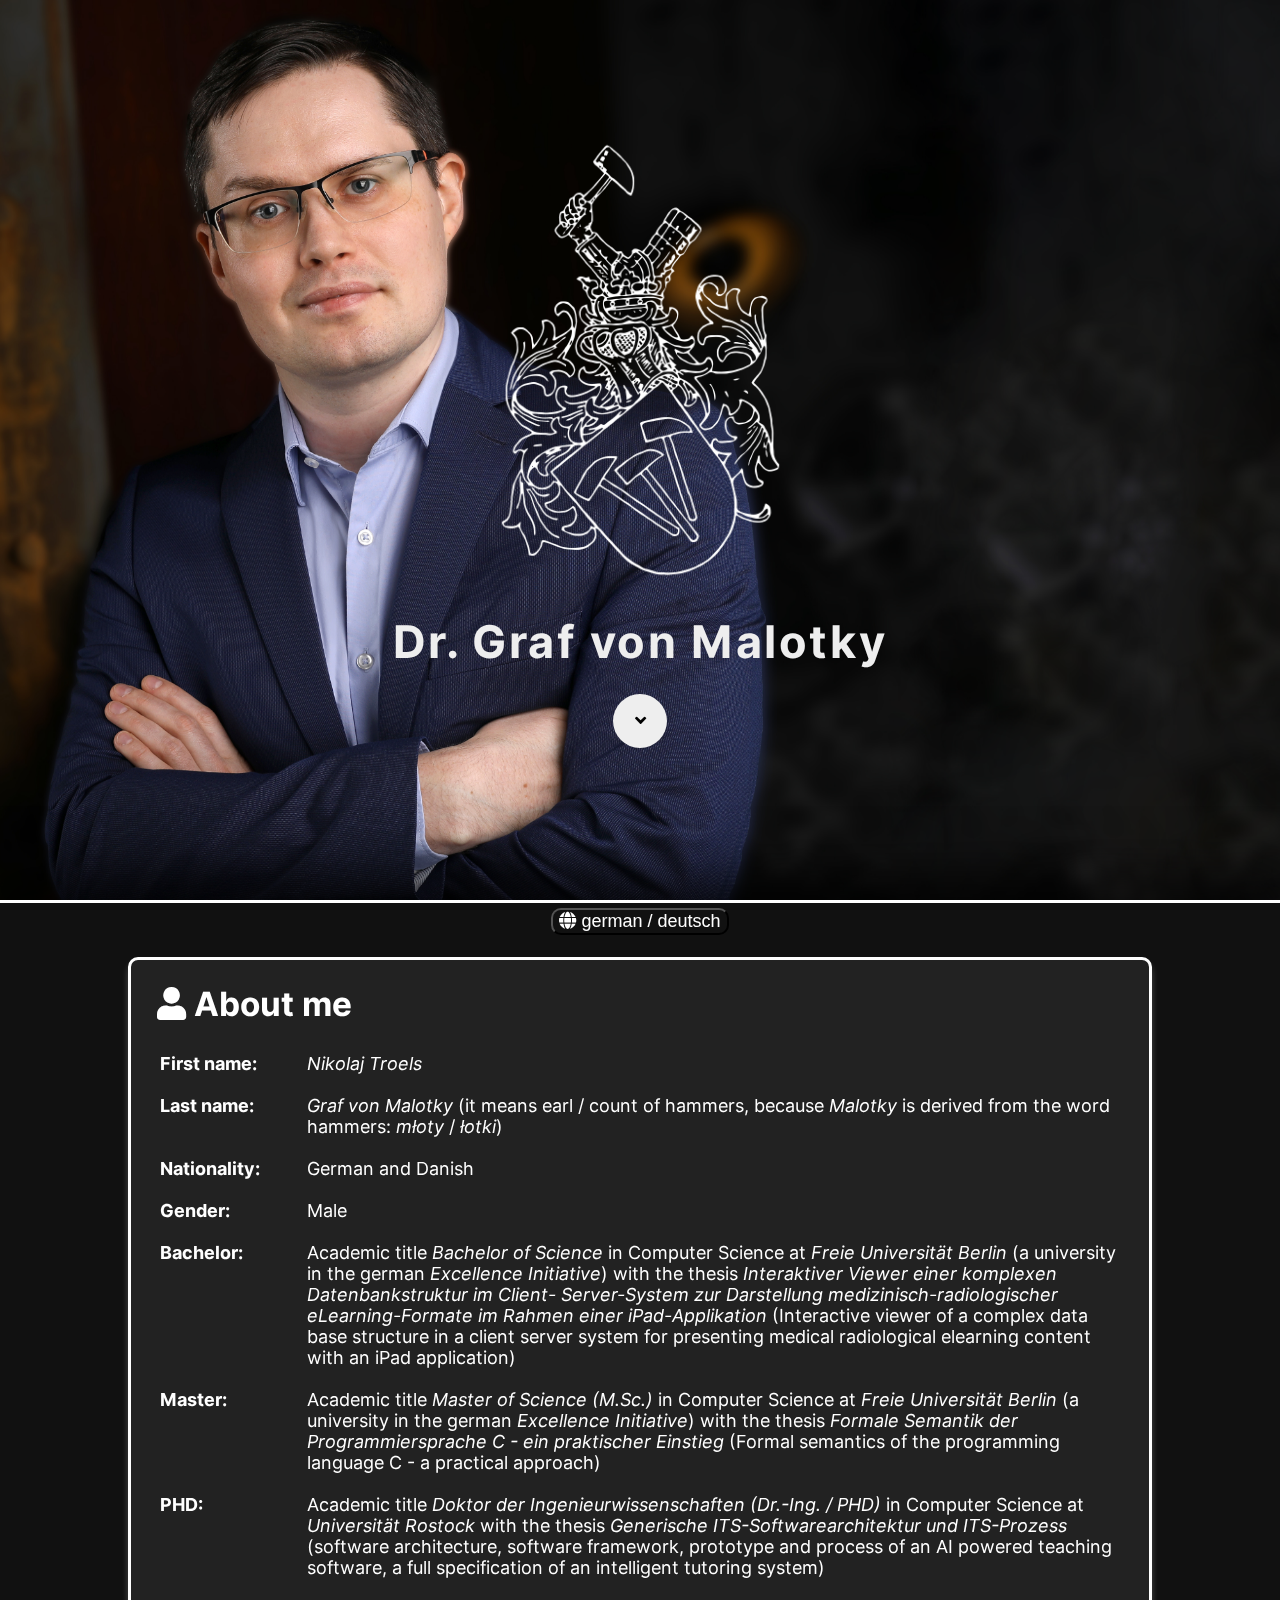
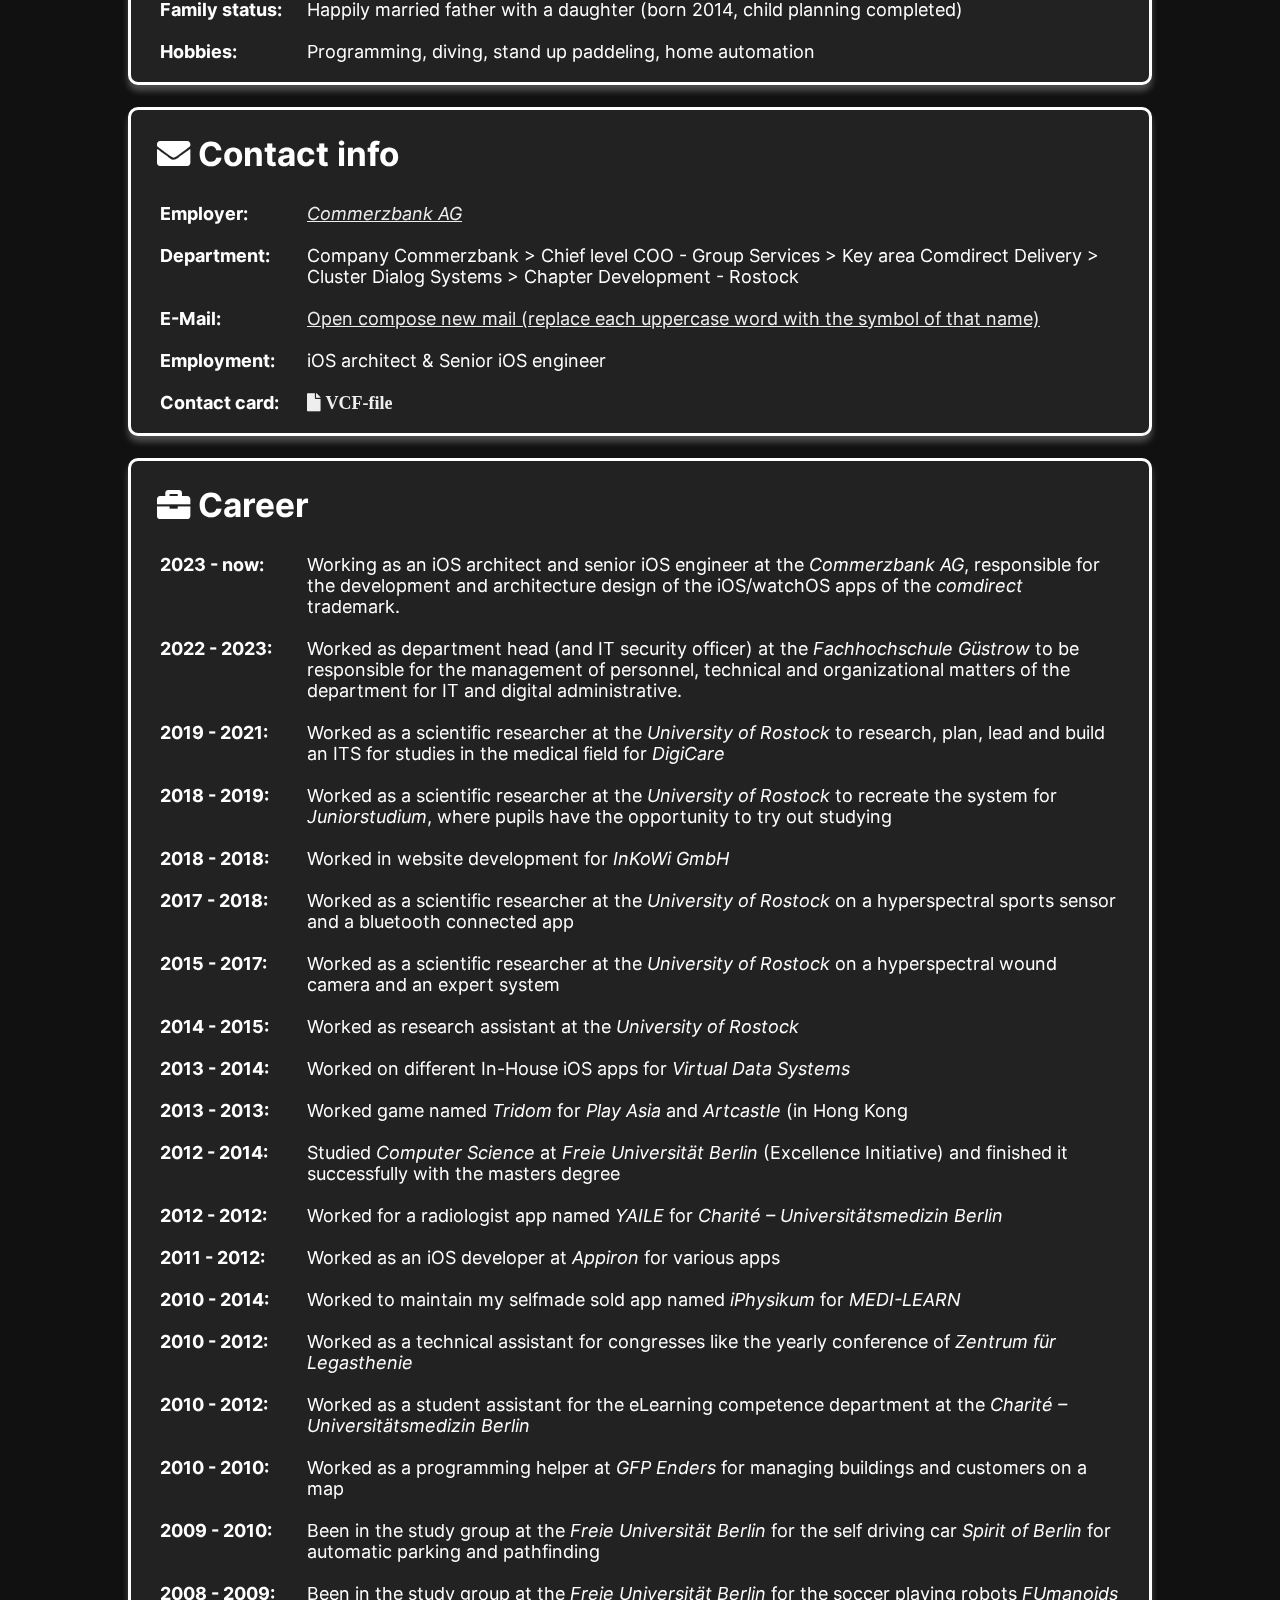
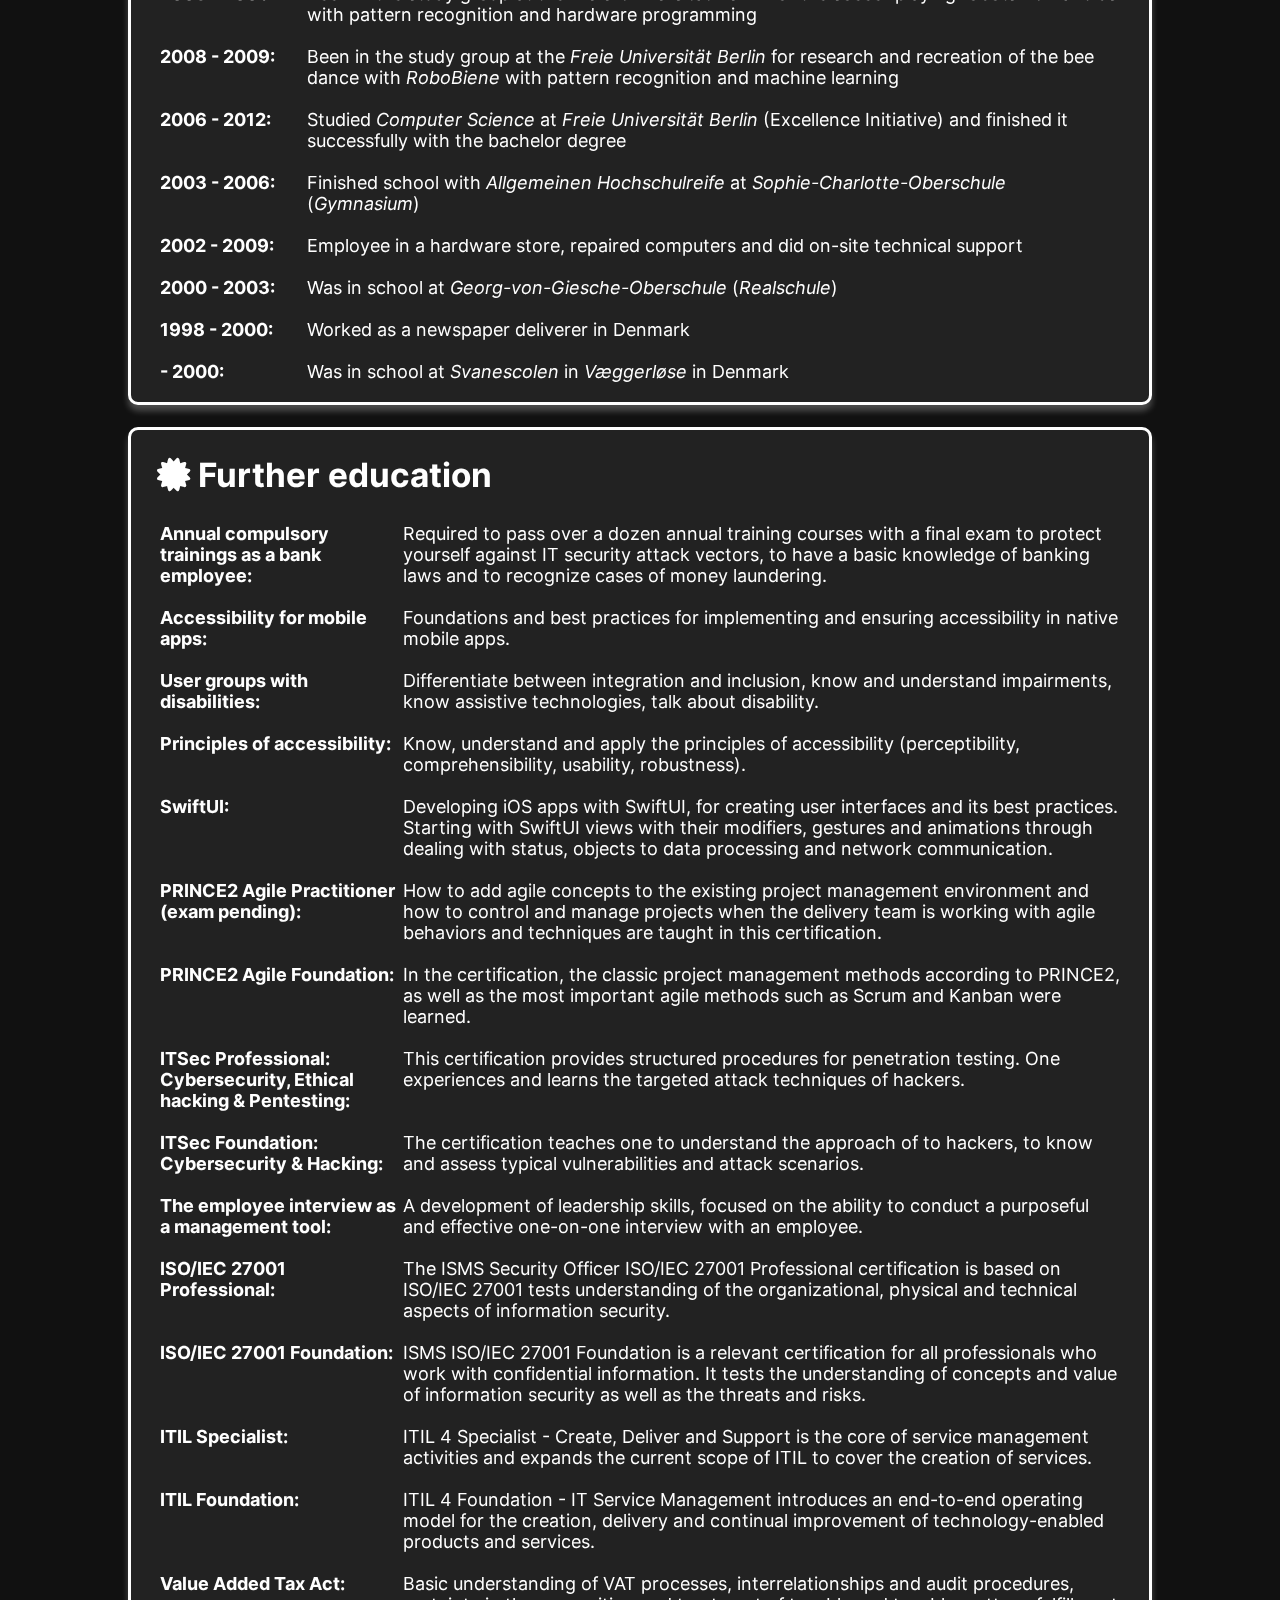
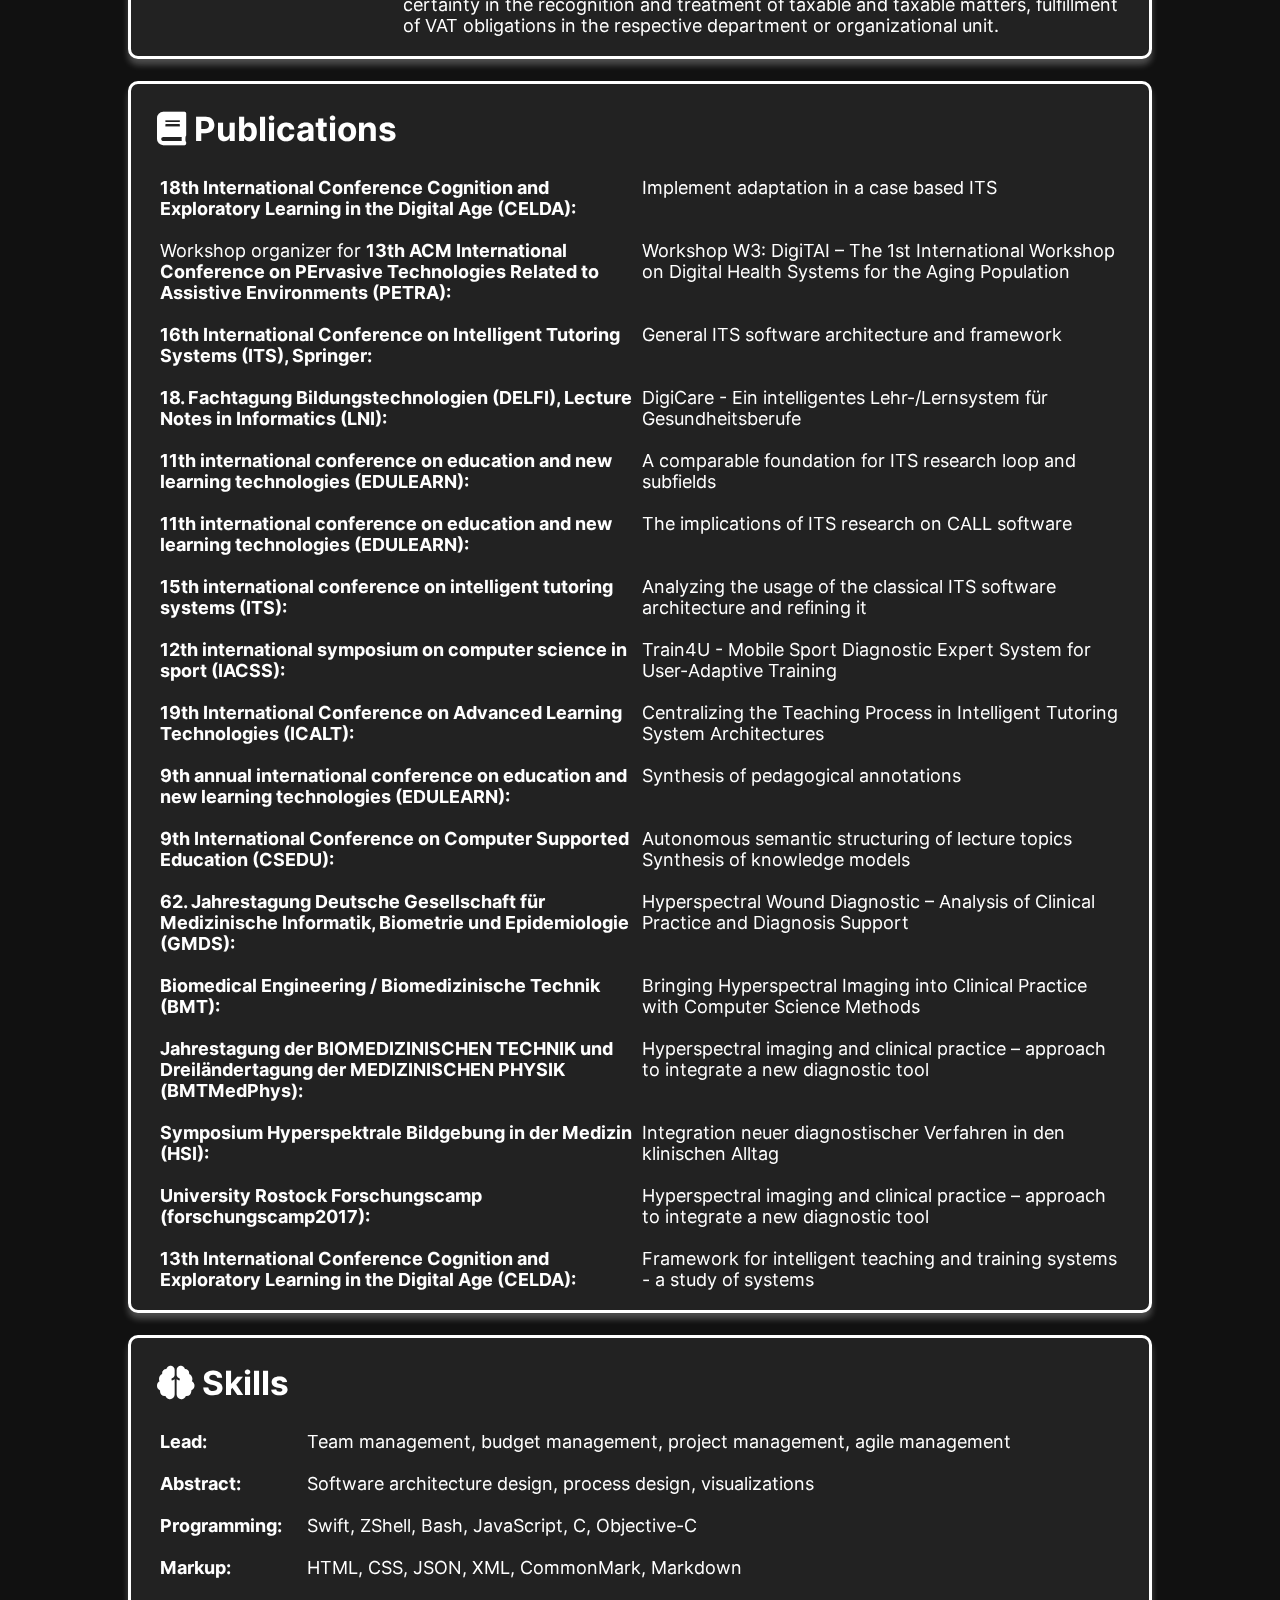
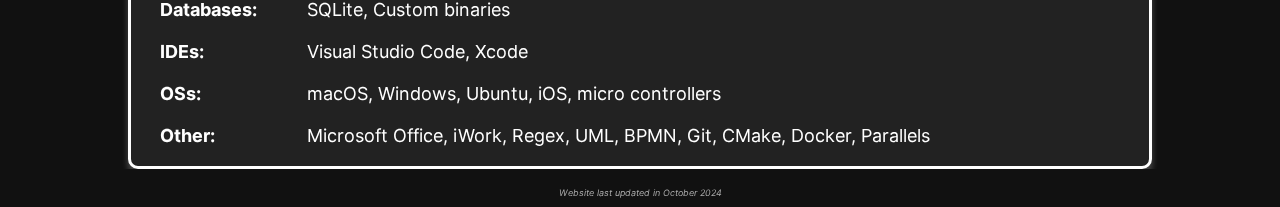
<file: index.html>
<!doctype html>

<html lang="en">

<head>
	<meta charset="UTF-8" />
	<meta name="description" content="This is the homepage of Nikolaj Troels Graf von Malotky." />
	<meta name="robots" content="index, nofollow" />
	<meta name="viewport" content="width=device-width, initial-scale=1.0, maximum-scale=1.0, user-scalable=0" />

	<!-- FavIcon -->
	<link rel="icon" href="images/favicon.ico" type="image/x-icon">

	<!-- Font Awesome v5.2.0 CSS -->
	<link href="font-awesome/css/fontawesome.css" rel="stylesheet" />
	<link href="font-awesome/css/solid.css" rel="stylesheet" /> <!-- Only needed for solid icons -->

	<!-- CSS -->
	<link rel="stylesheet" type="text/css" media="all" href="style.css" />

	<!-- My javascript file -->
	<script type="text/javascript" src="script.js"></script>

	<title>Homepage of Graf von Malotky</title>
</head>

<body onload="initializeWebsite()">
	<!-- Header area -->
	<div id="header-div">
		<div id="center">
			<img id="logo" src="images/emblem-white.png" alt="Stylized family emblem">
			<h1 id="name-h1">Dr. Graf von Malotky</h1>
			<div id="scroll-down-div" class="fade-in" onclick="scrollToMainContent()">
				<i class="fas fa-angle-down"></i>
			</div>
		</div>
		<div id="carousel-div">
			<img srcset="images/background1-w640.png 640w, images/background1-w1080.png 1080w, images/background1-w2000.png 2000w" sizes="(max-width: 640px) 640px, (max-width: 1080px) 1080px, (max-width: 2000px) 2000px">
			<img srcset="images/background2-w640.png 640w, images/background2-w1080.png 1080w, images/background2-w2000.png 2000w" sizes="(max-width: 640px) 640px, (max-width: 1080px) 1080px, (max-width: 2000px) 2000px">
		</div>
	</div>
	
	<!-- Main Content area -->
	<div id="main-content-div">
		<div id="languagediv">
			<button id="languagebutton" onclick="location.href='/index_de.html'"><i class="fas fa-globe"></i> german / deutsch</button>
		</div>

		<div class="section">
			<h1><i class="fas fa-user"></i> About me</h1>
			<table>
				<tr>
					<td class="left15"><strong>First name:</strong></td>
					<td class="right85"><em>Nikolaj Troels</em></td>
				</tr>
				<tr>
					<td><strong>Last name:</strong></td>
					<td><em>Graf von Malotky</em> (it means earl / count of hammers, because <em>Malotky</em> is derived from the word hammers: <em>młoty</em> / <em>łotki</em>)</td>
				</tr>
				<tr>
					<td><strong>Nationality:</strong></td>
					<td>German and Danish</td>
				<tr>
					<td><strong>Gender:</strong></td>
					<td>Male</td>
				</tr>
				<tr>
					<td><strong>Bachelor:</strong></td>
					<td>Academic title <em>Bachelor of Science</em> in Computer Science at <em>Freie Universität Berlin</em> (a university in the german <em>Excellence Initiative</em>) with the thesis <em>Interaktiver Viewer einer komplexen Datenbankstruktur im Client- Server-System zur Darstellung medizinisch-radiologischer eLearning-Formate im Rahmen einer iPad-Applikation</em> (Interactive viewer of a complex data base structure in a client server system for presenting medical radiological elearning content with an iPad application)</td>
				</tr>
				<tr>
					<td><strong>Master:</strong></td>
					<td>Academic title <em>Master of Science (M.Sc.)</em> in Computer Science at <em>Freie Universität Berlin</em> (a university in the german <em>Excellence Initiative</em>) with the thesis <em>Formale Semantik der Programmiersprache C - ein praktischer Einstieg</em> (Formal semantics of the programming language C - a practical approach)</td>
				</tr>
				<tr>
					<td><strong>PHD:</strong></td>
					<td>Academic title <em>Doktor der Ingenieurwissenschaften (Dr.-Ing. / PHD)</em> in Computer Science at <em>Universität Rostock</em> with the thesis <em>Generische ITS-Softwarearchitektur und ITS-Prozess</em> (software architecture, software framework, prototype and process of an AI powered teaching software, a full specification of an intelligent tutoring system)</td>
				</tr>
				<tr>
					<td><strong>Family status:</strong></td>
					<td>Happily married father with a daughter (born 2014, child planning completed)</td>
				</tr>
				<tr>
					<td><strong>Hobbies:</strong></td>
					<td>Programming, diving, stand up paddeling, home automation</td>
				</tr>
			</table>
		</div>

		<div class="section">
			<h1><i class="fas fa-envelope"></i> Contact info</h1>
			<table>
				<tr>
					<td class="left15"><strong>Employer:</strong></td>
					<td class="right85"><a href="https://www.commerzbank.de"><em>Commerzbank AG</em></a></td>
				</tr>
				<tr>
					<td><strong>Department:</strong></td>
					<td>Company Commerzbank > Chief level COO - Group Services > Key area Comdirect Delivery > Cluster Dialog Systems > Chapter Development - Rostock</td>
				</tr>
				<tr>
					<td><strong>E-Mail:</strong></td>
					<td><a href="mailto:nikolajtroelsDOTgrafvonmalotkyATcomdirectDOTde">Open compose new mail (replace each uppercase word with the symbol of that name)</a></td>
				</tr>
				<tr>
					<td><strong>Employment:</strong></td>
					<td>iOS architect & Senior iOS engineer</td>
				</tr>
				<tr>
					<td><strong>Contact card:</strong></td>
					<td><a href="contact-card.vcf" download="Graf_von_Malotky.vcf"><i class="fa fa-file"> VCF-file</i></a></td>
				</tr>
			</table>
		</div>

		<div class="section">
			<h1><i class="fas fa-briefcase"></i> Career</h1>
			<table>
				<tr>
					<td class="left15"><strong>2023 - now:</strong></td>
					<td class="right85">Working as an iOS architect and senior iOS engineer at the <em>Commerzbank AG</em>, responsible for the development and architecture design of the iOS/watchOS apps of the <em>comdirect</em> trademark.</td>
				</tr>
				<tr>
					<td><strong>2022 - 2023:</strong></td>
					<td>Worked as department head (and IT security officer) at the <em>Fachhochschule Güstrow</em> to be responsible for the management of personnel, technical and organizational matters of the department for IT and digital administrative.</td>
				</tr>
				<tr>
					<td><strong>2019 - 2021:</strong></td>
					<td>Worked as a scientific researcher at the <em>University of Rostock</em> to research, plan, lead and build an ITS for studies in the medical field for <em>DigiCare</em></td>
				</tr>
				<tr>
					<td><strong>2018 - 2019:</strong></td>
					<td>Worked as a scientific researcher at the <em>University of Rostock</em> to recreate the system for <em>Juniorstudium</em>, where pupils have the opportunity to try out studying</td>
				</tr>
				<tr>
					<td><strong>2018 - 2018:</strong></td>
					<td>Worked in website development for <em>InKoWi GmbH</em></td>
				</tr>
				<tr>
					<td><strong>2017 - 2018:</strong></td>
					<td>Worked as a scientific researcher at the <em>University of Rostock</em> on a hyperspectral sports sensor and a bluetooth connected app</td>
				</tr>
				<tr>
					<td><strong>2015 - 2017:</strong></td>
					<td>Worked as a scientific researcher at the <em>University of Rostock</em> on a hyperspectral wound camera and an expert system</td>
				</tr>
				<tr>
					<td><strong>2014 - 2015:</strong></td>
					<td>Worked as research assistant at the <em>University of Rostock</em></td>
				</tr>
				<tr>
					<td><strong>2013 - 2014:</strong></td>
					<td>Worked on different In-House iOS apps for <em>Virtual Data Systems</em></td>
				</tr>
				<tr>
					<td><strong>2013 - 2013:</strong></td>
					<td>Worked game named <em>Tridom</em> for <em>Play Asia</em> and <em>Artcastle</em> (in Hong Kong</td>
				</tr>
				<tr>
					<td><strong>2012 - 2014:</strong></td>
					<td>Studied <em>Computer Science</em> at <em>Freie Universität Berlin</em> (Excellence Initiative) and finished it successfully with the masters degree</td>
				</tr>
				<tr>
					<td><strong>2012 - 2012:</strong></td>
					<td>Worked for a radiologist app named <em>YAILE</em> for <em>Charité – Universitätsmedizin Berlin</em></td>
				</tr>
				<tr>
					<td><strong>2011 - 2012:</strong></td>
					<td>Worked as an iOS developer at <em>Appiron</em> for various apps</td>
				</tr>
				<tr>
					<td><strong>2010 - 2014:</strong></td>
					<td>Worked to maintain my selfmade sold app named <em>iPhysikum</em> for <em>MEDI-LEARN</em></td>
				</tr>
				<tr>
					<td><strong>2010 - 2012:</strong></td>
					<td>Worked as a technical assistant for congresses like the yearly conference of <em>Zentrum für Legasthenie</em></td>
				</tr>
				<tr>
					<td><strong>2010 - 2012:</strong></td>
					<td>Worked as a student assistant for the eLearning competence department at the <em>Charité – Universitätsmedizin Berlin</em></td>
				</tr>
				<tr>
					<td><strong>2010 - 2010:</strong></td>
					<td>Worked as a programming helper at <em>GFP Enders</em> for managing buildings and customers on a map</td>
				</tr>
				<tr>
					<td><strong>2009 - 2010:</strong></td>
					<td>Been in the study group at the <em>Freie Universität Berlin</em> for the self driving car <em>Spirit of Berlin</em> for automatic parking and pathfinding</td>
				</tr>
				<tr>
					<td><strong>2008 - 2009:</strong></td>
					<td>Been in the study group at the <em>Freie Universität Berlin</em> for the soccer playing robots <em>FUmanoids</em> with pattern recognition and hardware programming</td>
				</tr>
				<tr>
					<td><strong>2008 - 2009:</strong></td>
					<td>Been in the study group at the <em>Freie Universität Berlin</em> for research and recreation of the bee dance with <em>RoboBiene</em> with pattern recognition and machine learning</td>
				</tr>
				<tr>
					<td><strong>2006 - 2012:</strong></td>
					<td>Studied <em>Computer Science</em> at <em>Freie Universität Berlin</em> (Excellence Initiative) and finished it successfully with the bachelor degree</td>
				</tr>
				<tr>
					<td><strong>2003 - 2006:</strong></td>
					<td>Finished school with <em>Allgemeinen Hochschulreife</em> at <em>Sophie-Charlotte-Oberschule</em> (<em>Gymnasium</em>)</td>
				</tr>
				<tr>
					<td><strong>2002 - 2009:</strong></td>
					<td>Employee in a hardware store, repaired computers and did on-site technical support</td>
				</tr>
				<tr>
					<td><strong>2000 - 2003:</strong></td>
					<td>Was in school at <em>Georg-von-Giesche-Oberschule</em> (<em>Realschule</em>)</td>
				</tr>
				<tr>
					<td><strong>1998 - 2000:</strong></td>
					<td>Worked as a newspaper deliverer in Denmark</td>
				</tr>
				<tr>
					<td><strong>- 2000:</strong></td>
					<td>Was in school at <em>Svanescolen</em> in <em>Væggerløse</em> in Denmark</td>
				</tr>
			</table>
		</div>

		<div class="section">
			<h1><i class="fas fa-certificate"></i> Further education</h1>
			<table>
				<tr>
					<td class="left25"><strong>Annual compulsory trainings as a bank employee:</strong></td>
					<td class="right75">Required to pass over a dozen annual training courses with a final exam to protect yourself against IT security attack vectors, to have a basic knowledge of banking laws and to recognize cases of money laundering.</td>
				</tr>
				<tr>
					<td><strong>Accessibility for mobile apps:</strong></td>
					<td>Foundations and best practices for implementing and ensuring accessibility in native mobile apps.</td>
				</tr>
				<tr>
					<td><strong>User groups with disabilities:</strong></td>
					<td>Differentiate between integration and inclusion, know and understand impairments, know assistive technologies, talk about disability.</td>
				</tr>
				<tr>
					<td><strong>Principles of accessibility:</strong></td>
					<td>Know, understand and apply the principles of accessibility (perceptibility, comprehensibility, usability, robustness).</td>
				</tr>
				<tr>
					<td><strong>SwiftUI:</strong></td>
					<td>Developing iOS apps with SwiftUI, for creating user interfaces and its best practices. Starting with SwiftUI views with their modifiers, gestures and animations through dealing with status, objects to data processing and network communication.</td>
				</tr>
				<tr>
					<td><strong>PRINCE2 Agile Practitioner (exam pending):</strong></td>
					<td>How to add agile concepts to the existing project management environment and how to control and manage projects when the delivery team is working with agile behaviors and techniques are taught in this certification.</td>
				</tr>
				<tr>
					<td><strong>PRINCE2 Agile Foundation:</strong></td>
					<td>In the certification, the classic project management methods according to PRINCE2, as well as the most important agile methods such as Scrum and Kanban were learned.</td>
				</tr>
				<tr>
					<td><strong>ITSec Professional: Cybersecurity, Ethical hacking & Pentesting:</strong></td>
					<td>This certification provides structured procedures for penetration testing. One experiences and learns the targeted attack techniques of hackers.</td>
				</tr>
				<tr>
					<td><strong>ITSec Foundation: Cybersecurity & Hacking:</strong></td>
					<td>The certification teaches one to understand the approach of to hackers, to know and assess typical vulnerabilities and attack scenarios.</td>
				</tr>
				<tr>
					<td><strong>The employee interview as a management tool:</strong></td>
					<td>A development of leadership skills, focused on the ability to conduct a purposeful and effective one-on-one interview with an employee.</td>
				</tr>
				<tr>
					<td><strong>ISO/IEC 27001 Professional:</strong></td>
					<td>The ISMS Security Officer ISO/IEC 27001 Professional certification is based on ISO/IEC 27001 tests understanding of the organizational, physical and technical aspects of information security.</td>
				</tr>
				<tr>
					<td><strong>ISO/IEC 27001 Foundation:</strong></td>
					<td>ISMS ISO/IEC 27001 Foundation is a relevant certification for all professionals who work with confidential information. It tests the understanding of concepts and value of information security as well as the threats and risks.</td>
				</tr>
				<tr>
					<td><strong>ITIL Specialist:</strong></td>
					<td>ITIL 4 Specialist - Create, Deliver and Support is the core of service management activities and expands the current scope of ITIL to cover the creation of services.</td>
				</tr>
				<tr>
					<td><strong>ITIL Foundation:</strong></td>
					<td>ITIL 4 Foundation - IT Service Management introduces an end-to-end operating model for the creation, delivery and continual improvement of technology-enabled products and services.</td>
				</tr>
				<tr>
					<td><strong>Value Added Tax Act:</strong></td>
					<td>Basic understanding of VAT processes, interrelationships and audit procedures, certainty in the recognition and treatment of taxable and taxable matters, fulfillment of VAT obligations in the respective department or organizational unit.</td>
				</tr>
			</table>
		</div>

		<div class="section">
			<h1><i class="fas fa-book"></i> Publications</h1>
			<table>
				<tr>
					<td class="half"><strong>18th International Conference Cognition and Exploratory Learning in the Digital Age (CELDA):</strong></td>
					<td class="half">Implement adaptation in a case based ITS</td>
				</tr>
				<tr>
					<td>Workshop organizer for <strong>13th ACM International Conference on PErvasive Technologies Related to Assistive Environments (PETRA):</strong></td>
					<td>Workshop W3: DigiTAI – The 1st International Workshop on Digital Health Systems for the Aging Population</td>
				</tr>
				<tr>
					<td><strong>16th International Conference on Intelligent Tutoring Systems (ITS), Springer:</strong></td>
					<td>General ITS software architecture and framework</td>
				</tr>
				<tr>
					<td><strong>18. Fachtagung Bildungstechnologien (DELFI), Lecture Notes in Informatics (LNI):</strong></td>
					<td>DigiCare - Ein intelligentes Lehr-/Lernsystem für Gesundheitsberufe</td>
				</tr>
				<tr>
					<td><strong>11th international conference on education and new learning technologies (EDULEARN):</strong></td>
					<td>A comparable foundation for ITS research loop and subfields</td>
				</tr>
				<tr>
					<td><strong>11th international conference on education and new learning technologies (EDULEARN):</strong></td>
					<td>The implications of ITS research on CALL software</td>
				</tr>
				<tr>
					<td><strong>15th international conference on intelligent tutoring systems (ITS):</strong></td>
					<td>Analyzing the usage of the classical ITS software architecture and refining it</td>
				</tr>
				<tr>
					<td><strong>12th international symposium on computer science in sport (IACSS):</strong></td>
					<td>Train4U - Mobile Sport Diagnostic Expert System for User-Adaptive Training</td>
				</tr>
				<tr>
					<td><strong>19th International Conference on Advanced Learning Technologies (ICALT):</strong></td>
					<td>Centralizing the Teaching Process in Intelligent Tutoring System Architectures</td>
				</tr>
				<tr>
					<td><strong>9th annual international conference on education and new learning technologies (EDULEARN):</strong></td>
					<td>Synthesis of pedagogical annotations</td>
				</tr>
				<tr>
					<td><strong>9th International Conference on Computer Supported Education (CSEDU):</strong></td>
					<td>Autonomous semantic structuring of lecture topics Synthesis of knowledge models</td>
				</tr>
				<tr>
					<td><strong>62. Jahrestagung Deutsche Gesellschaft für Medizinische Informatik, Biometrie und Epidemiologie (GMDS):</strong></td>
					<td>Hyperspectral Wound Diagnostic – Analysis of Clinical Practice and Diagnosis Support</td>
				</tr>
				<tr>
					<td><strong>Biomedical Engineering / Biomedizinische Technik (BMT):</strong></td>
					<td>Bringing Hyperspectral Imaging into Clinical Practice with Computer Science Methods</td>
				</tr>
				<tr>
					<td><strong>Jahrestagung der BIOMEDIZINISCHEN TECHNIK und Dreiländertagung der MEDIZINISCHEN PHYSIK (BMTMedPhys):</strong></td>
					<td>Hyperspectral imaging and clinical practice – approach to integrate a new diagnostic tool</td>
				</tr>
				<tr>
					<td><strong>Symposium Hyperspektrale Bildgebung in der Medizin (HSI):</strong></td>
					<td>Integration neuer diagnostischer Verfahren in den klinischen Alltag</td>
				</tr>
				<tr>
					<td><strong>University Rostock Forschungscamp (forschungscamp2017):</strong></td>
					<td>Hyperspectral imaging and clinical practice – approach to integrate a new diagnostic tool</td>
				</tr>
				<tr>
					<td><strong>13th International Conference Cognition and Exploratory Learning in the Digital Age (CELDA):</strong></td>
					<td>Framework for intelligent teaching and training systems - a study of systems</td>
				</tr>
			</table>
		</div>

		<div class="section">
			<h1><i class="fas fa-brain"></i> Skills</h1>
			<table>
				<tr>
					<td class="left15"><strong>Lead:</strong></td>
					<td class="right85">Team management, budget management, project management, agile management</td>
				</tr>
				<tr>
					<td><strong>Abstract:</strong></td>
					<td>Software architecture design, process design, visualizations</td>
				</tr>
				<tr>
					<td><strong>Programming:</strong></td>
					<td>Swift, ZShell, Bash, JavaScript, C, Objective-C</td>
				</tr>
				<tr>
					<td><strong>Markup:</strong></td>
					<td>HTML, CSS, JSON, XML, CommonMark, Markdown</td>
				</tr>
				<tr>
					<td><strong>Databases:</strong></td>
					<td>SQLite, Custom binaries</td>
				</tr>
				<tr>
					<td><strong>IDEs:</strong></td>
					<td>Visual Studio Code, Xcode</td>
				</tr>
				<tr>
					<td><strong>OSs:</strong></td>
					<td>macOS, Windows, Ubuntu, iOS, micro controllers</td>
				</tr>
				<tr>
					<td><strong>Other:</strong></td>
					<td>Microsoft Office, iWork, Regex, UML, BPMN, Git, CMake, Docker, Parallels</td>
				</tr>
			</table>
		</div>
	</div>

	<!-- Footer area -->
	<div id="footer-div">Website last updated in October 2024</div>
</body>

</html>
</file>
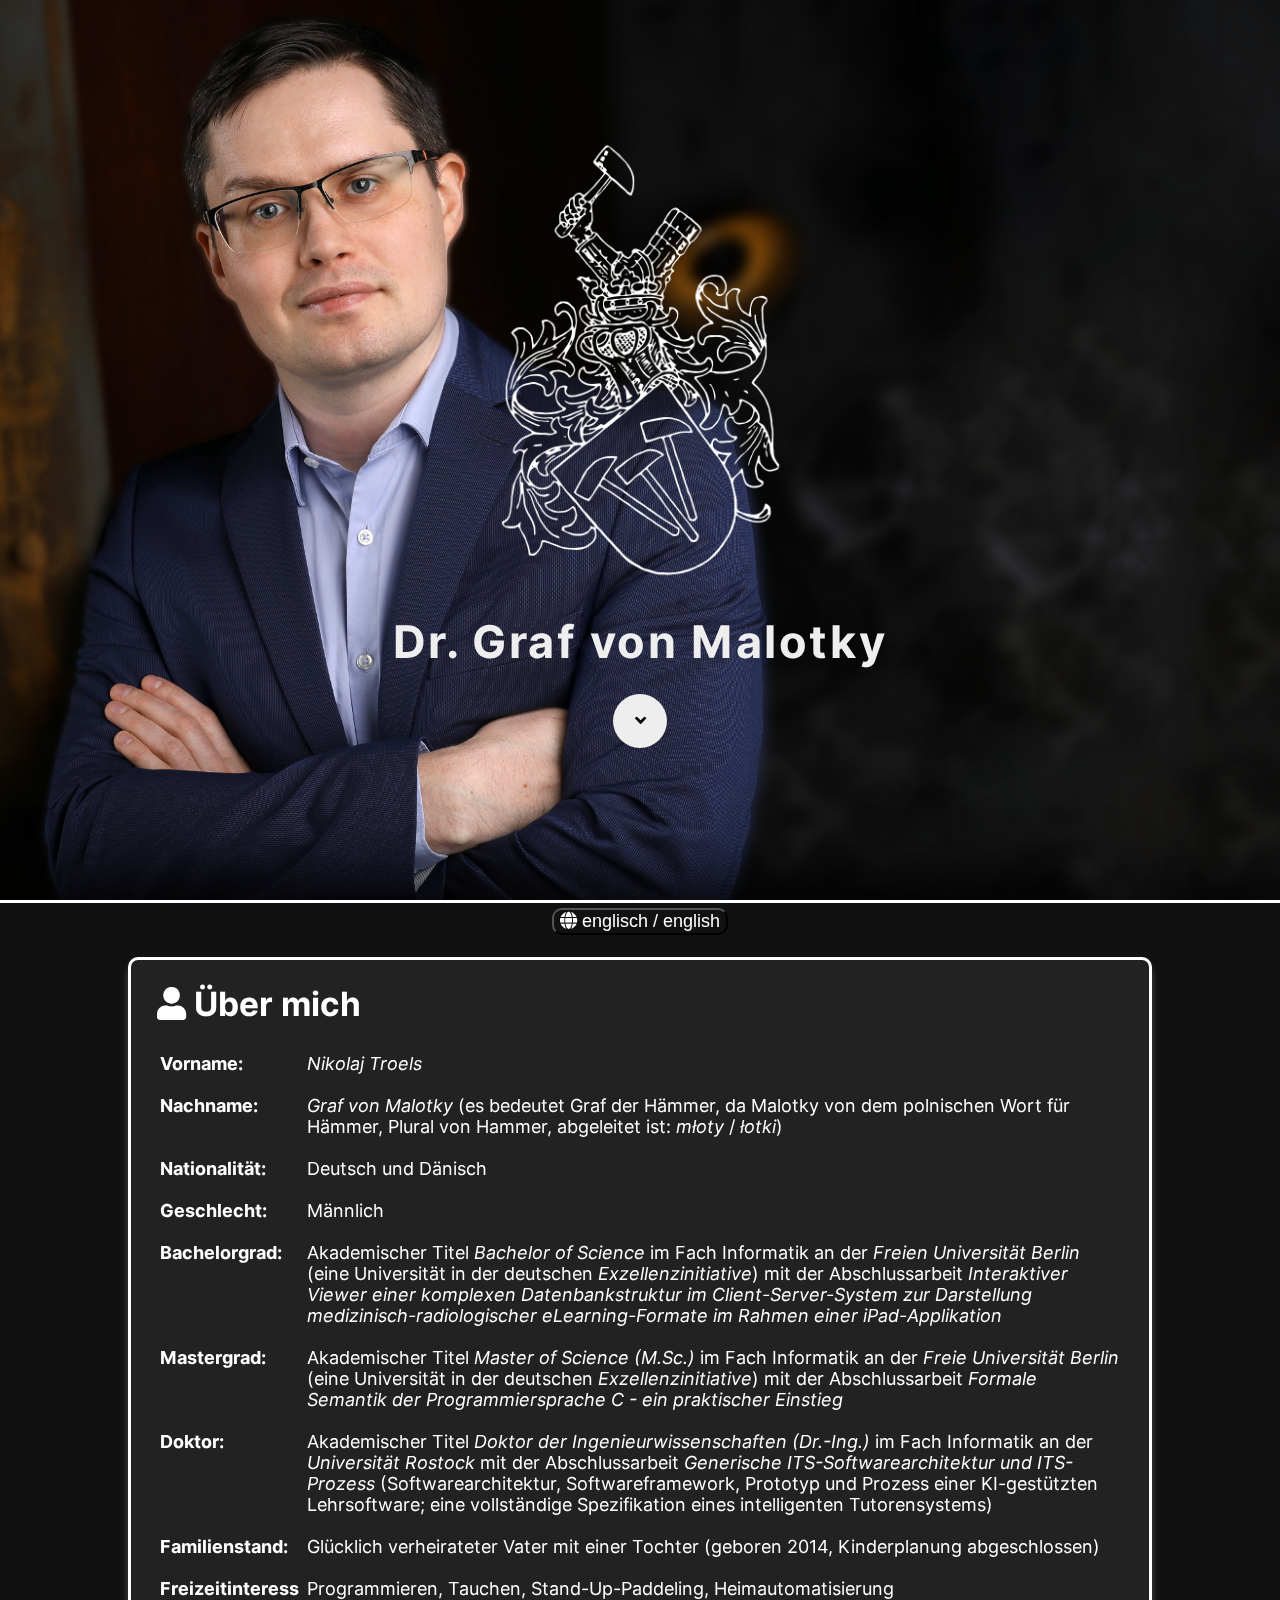
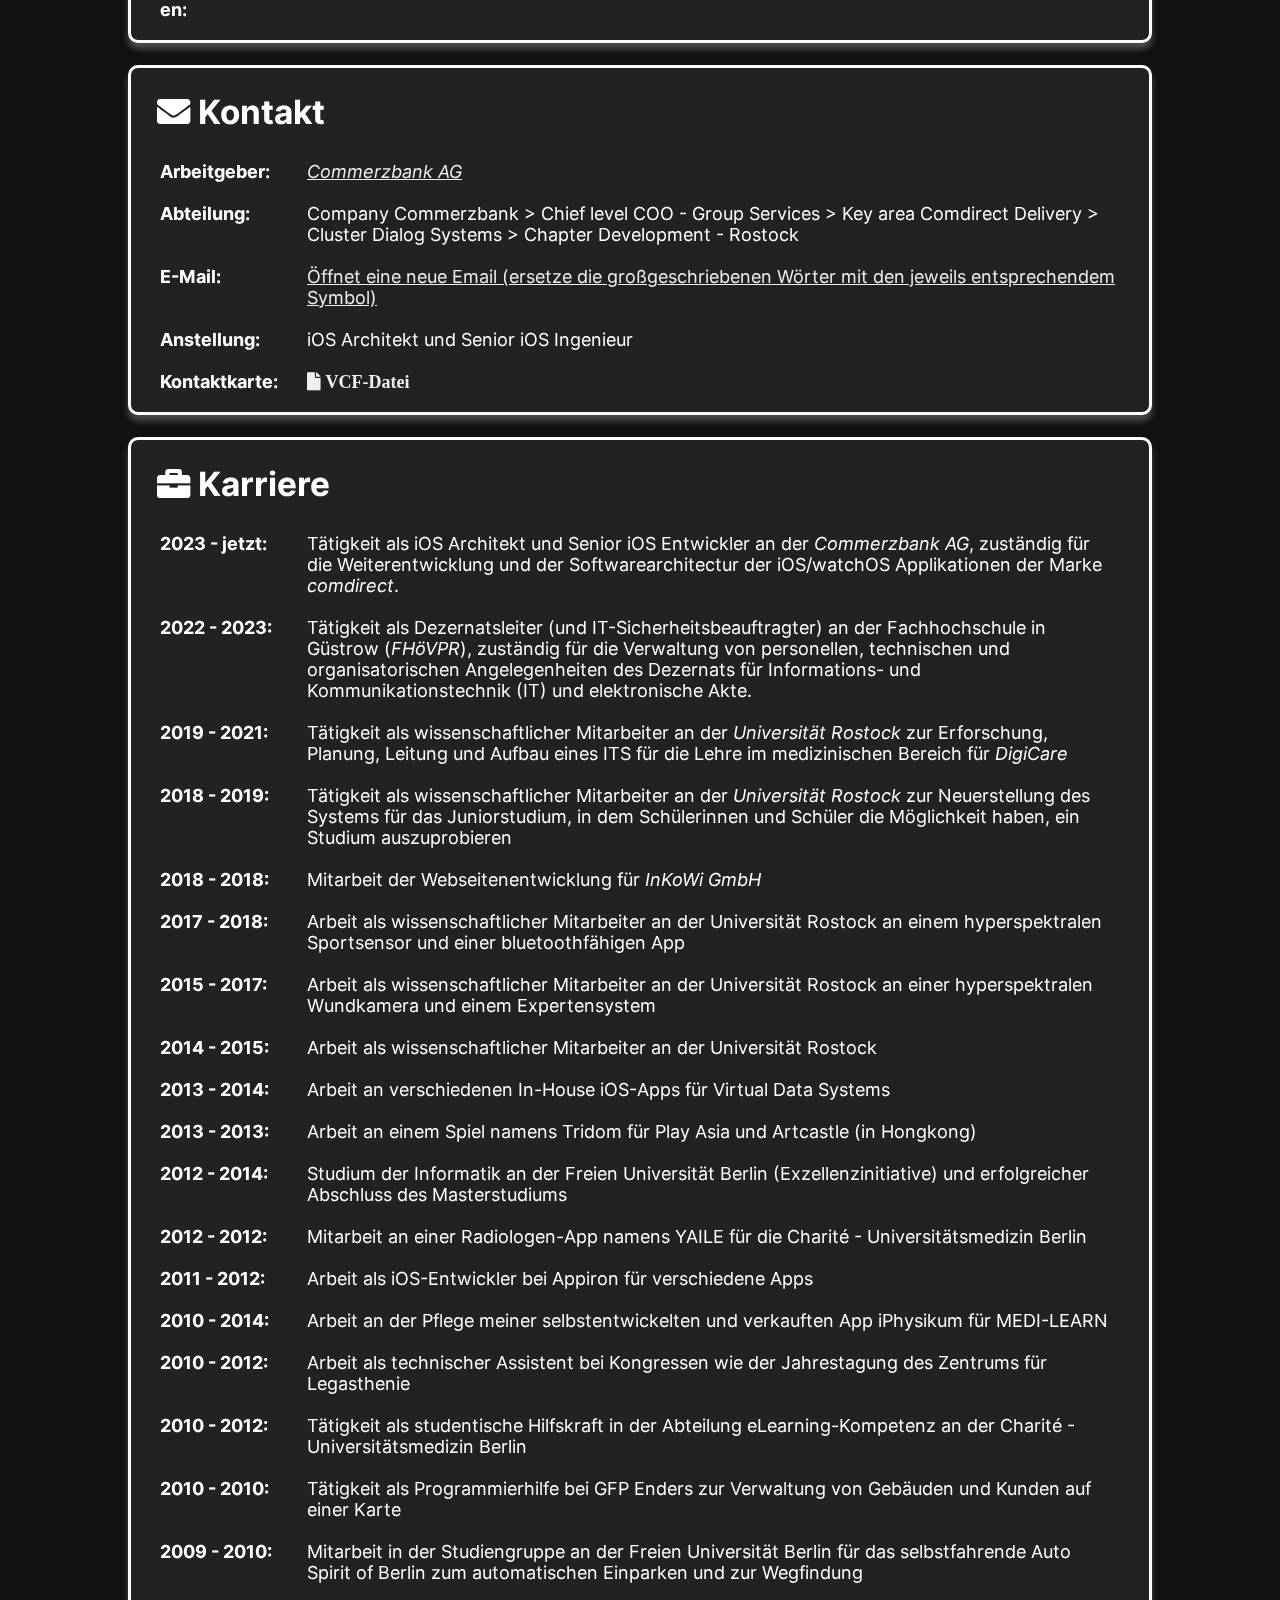
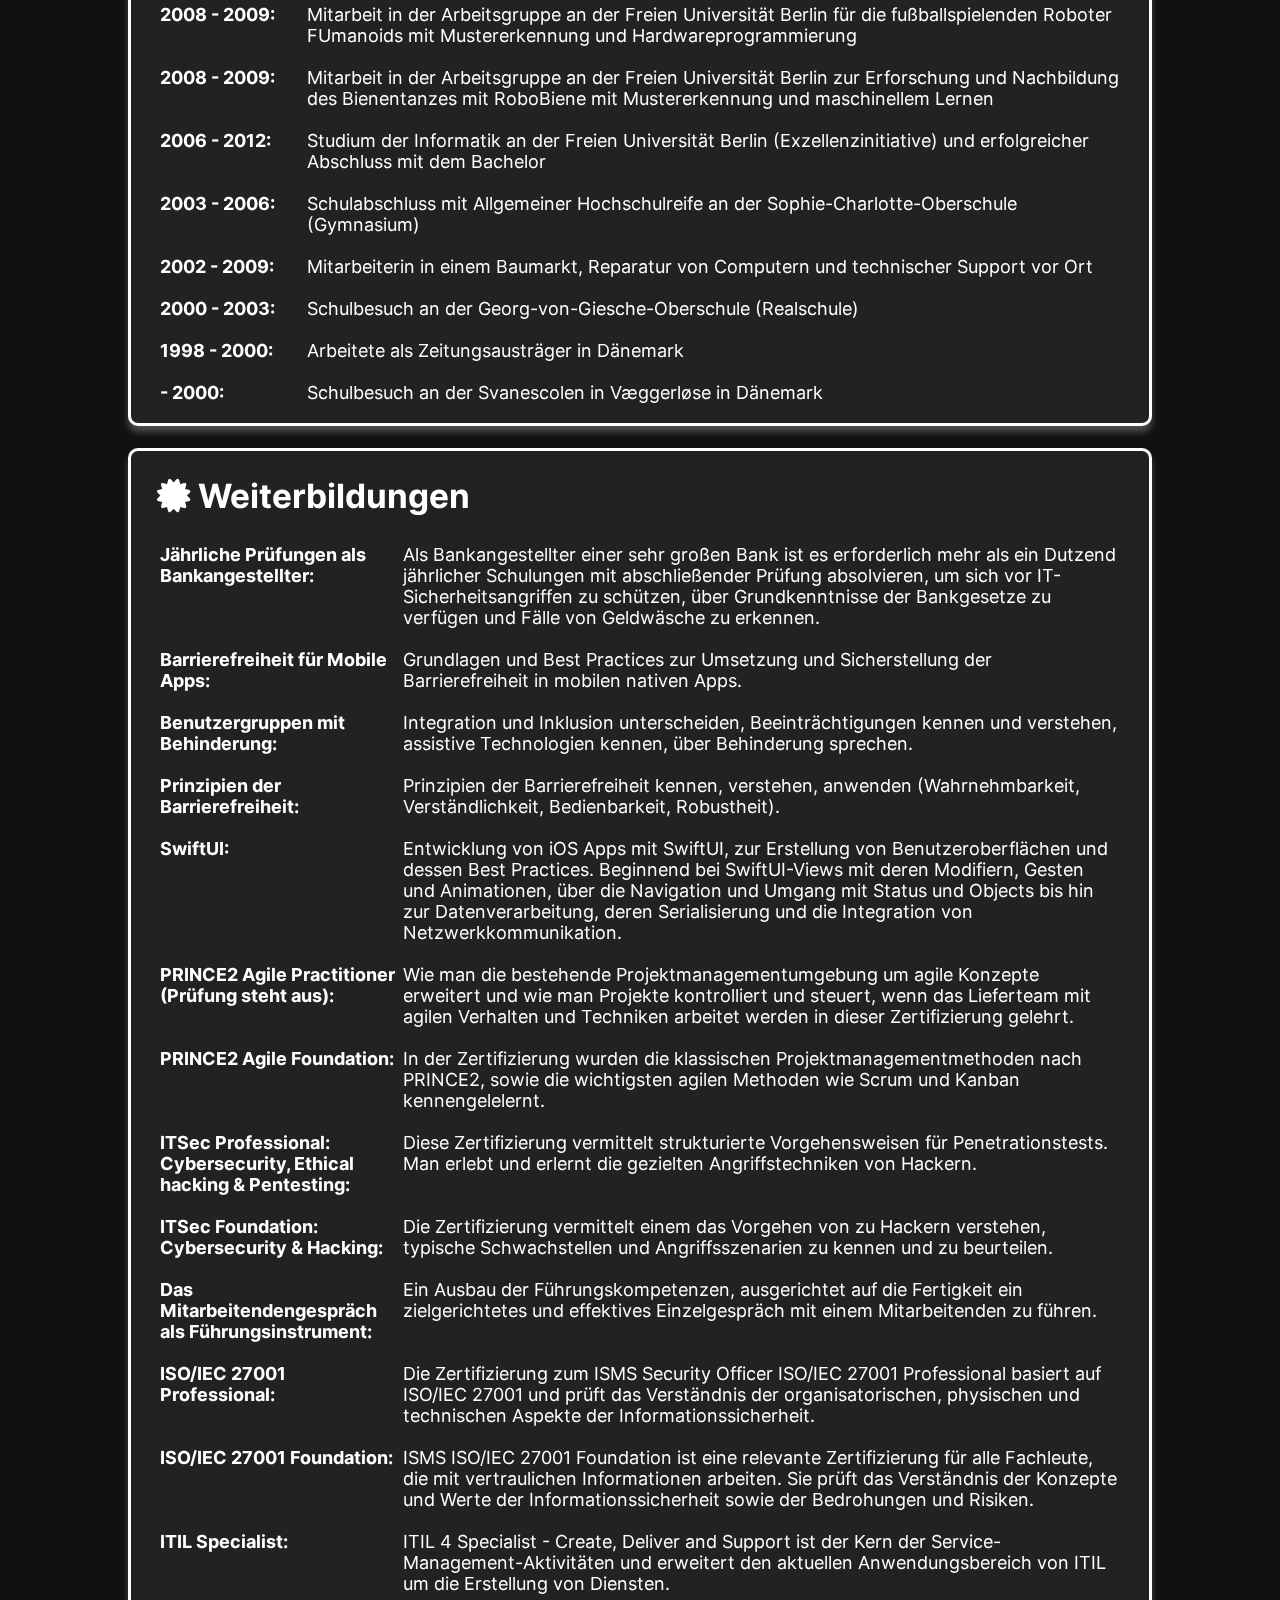
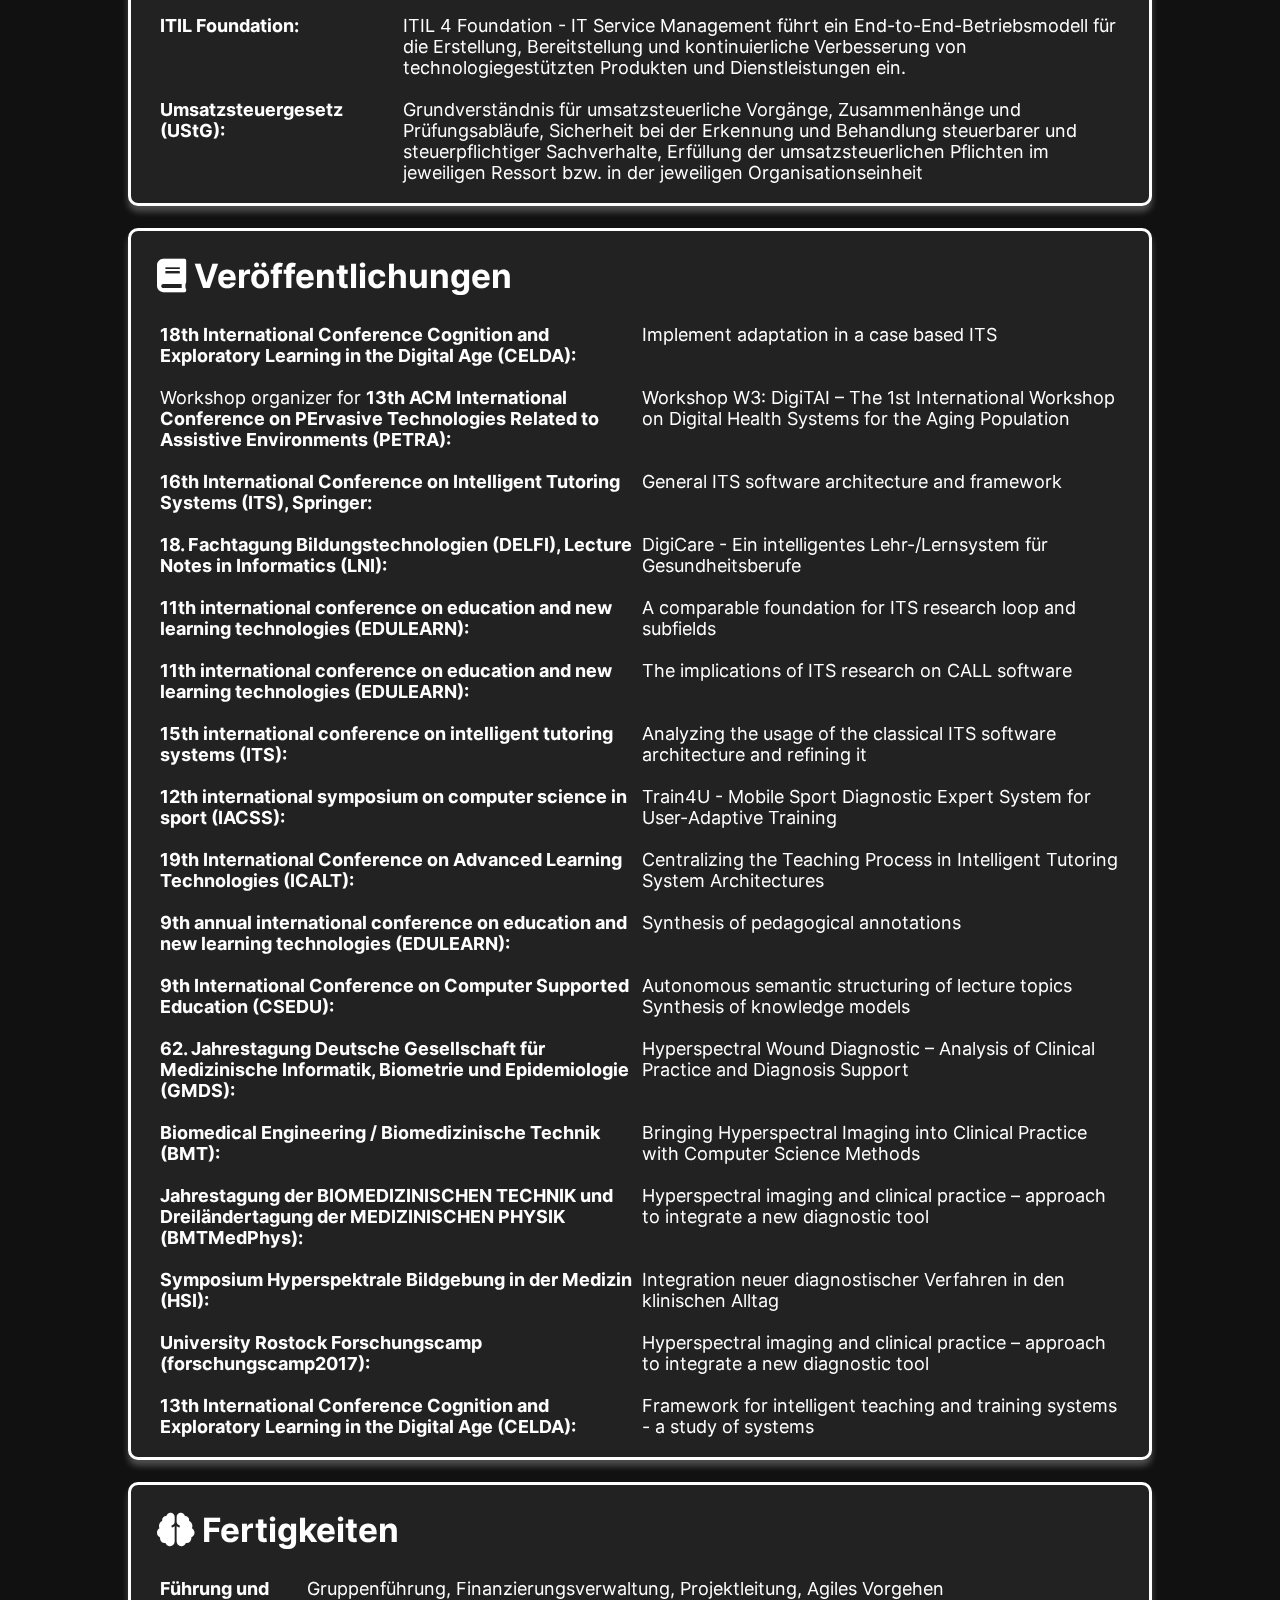
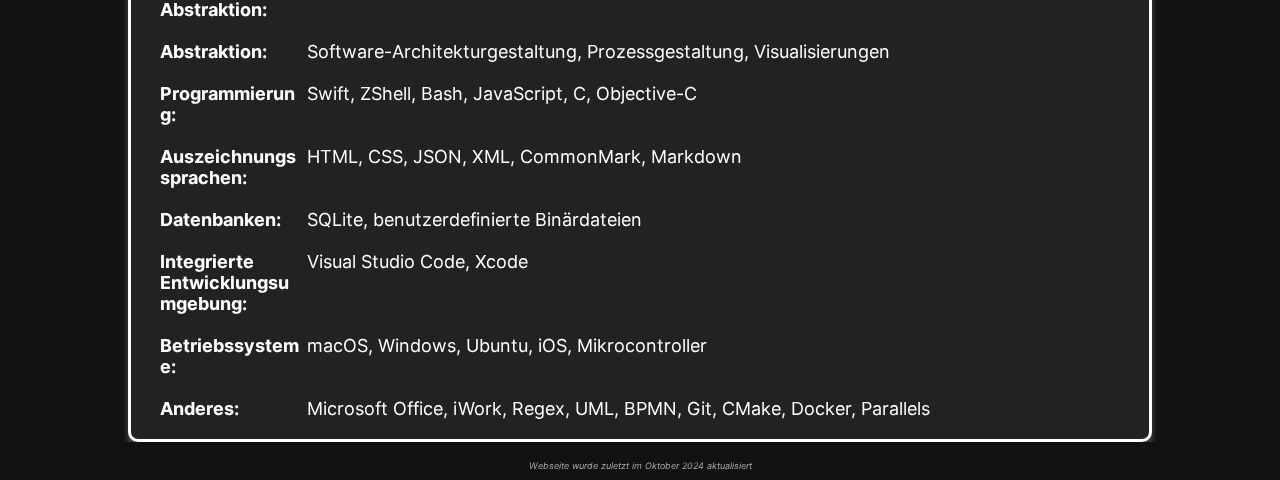
<file: index_de.html>
<!doctype html>

<html lang="en">

<head>
	<meta charset="UTF-8" />
	<meta name="description" content="Dies ist die private Webseite von Nikolaj Troels Graf von Malotky." />
	<meta name="robots" content="index, nofollow" />
	<meta name="viewport" content="width=device-width, initial-scale=1.0, maximum-scale=1.0, user-scalable=0" />

	<!-- FavIcon -->
	<link rel="icon" href="images/favicon.ico" type="image/x-icon">

	<!-- Font Awesome v5.2.0 CSS -->
	<link href="font-awesome/css/fontawesome.css" rel="stylesheet" />
	<link href="font-awesome/css/solid.css" rel="stylesheet" /> <!-- Only needed for solid icons -->

	<!-- CSS -->
	<link rel="stylesheet" type="text/css" media="all" href="style.css" />

	<!-- My javascript file -->
	<script type="text/javascript" src="script.js"></script>

	<title>Webseite von Graf von Malotky</title>
</head>

<body onload="initializeWebsite()">
	<!-- Header area -->
	<div id="header-div">
		<div id="center">
			<img id="logo" src="images/emblem-white.png" alt="Stylized family emblem">
			<h1 id="name-h1">Dr. Graf von Malotky</h1>
			<div id="scroll-down-div" class="fade-in" onclick="scrollToMainContent()">
				<i class="fas fa-angle-down"></i>
			</div>
		</div>
		<div id="carousel-div">
			<img srcset="images/background1-w640.png 640w, images/background1-w1080.png 1080w, images/background1-w2000.png 2000w" sizes="(max-width: 640px) 640px, (max-width: 1080px) 1080px, (max-width: 2000px) 2000px">
			<img srcset="images/background2-w640.png 640w, images/background2-w1080.png 1080w, images/background2-w2000.png 2000w" sizes="(max-width: 640px) 640px, (max-width: 1080px) 1080px, (max-width: 2000px) 2000px">
		</div>
	</div>
	
	<!-- Main Content area -->
	<div id="main-content-div">
		<div id="languagediv">
			<button id="languagebutton" onclick="location.href='/index.html'"><i class="fas fa-globe"></i> englisch / english</button>
		</div>

		<div class="section">
			<h1><i class="fas fa-user"></i> Über mich</h1>
			<table>
				<tr>
					<td class="left15"><strong>Vorname:</strong></td>
					<td class="right85"><em>Nikolaj Troels</em></td>
				</tr>
				<tr>
					<td><strong>Nachname:</strong></td>
					<td><em>Graf von Malotky</em> (es bedeutet Graf der Hämmer, da Malotky von dem polnischen Wort für Hämmer, Plural von Hammer, abgeleitet ist: <em>młoty</em> / <em>łotki</em>)</td>
				</tr>
				<tr>
					<td><strong>Nationalität:</strong></td>
					<td>Deutsch und Dänisch</td>
					<tr>
						<td><strong>Geschlecht:</strong></td>
						<td>Männlich</td>
					</tr>
					<tr>
						<td><strong>Bachelorgrad:</strong></td>
						<td>Akademischer Titel <em>Bachelor of Science</em> im Fach Informatik an der <em>Freien Universität Berlin</em> (eine Universität in der deutschen <em>Exzellenzinitiative</em>) mit der Abschlussarbeit <em>Interaktiver Viewer einer komplexen Datenbankstruktur im Client-Server-System zur Darstellung medizinisch-radiologischer eLearning-Formate im Rahmen einer iPad-Applikation</em>
						</tr>
						<tr>
							<td><strong>Mastergrad:</strong></td>
							<td>Akademischer Titel <em>Master of Science (M.Sc.)</em> im Fach Informatik an der <em>Freie Universität Berlin</em> (eine Universität in der deutschen <em>Exzellenzinitiative</em>) mit der Abschlussarbeit <em>Formale Semantik der Programmiersprache C - ein praktischer Einstieg</em></td>
						</tr>
						<tr>
							<td><strong>Doktor:</strong></td>
							<td>Akademischer Titel <em>Doktor der Ingenieurwissenschaften (Dr.-Ing.)</em> im Fach Informatik an der <em>Universität Rostock</em> mit der Abschlussarbeit <em>Generische ITS-Softwarearchitektur und ITS-Prozess</em> (Softwarearchitektur, Softwareframework, Prototyp und Prozess einer KI-gestützten Lehrsoftware; eine vollständige Spezifikation eines intelligenten Tutorensystems)</td>
						</tr>
						<tr>
							<td><strong>Familienstand:</strong></td>
							<td>Glücklich verheirateter Vater mit einer Tochter (geboren 2014, Kinderplanung abgeschlossen)</td>
						</tr>
						<tr>
					<td><strong>Freizeitinteressen:</strong></td>
					<td>Programmieren, Tauchen, Stand-Up-Paddeling, Heimautomatisierung</td>
				</tr>
			</table>
		</div>

		<div class="section">
			<h1><i class="fas fa-envelope"></i> Kontakt</h1>
			<table>
				<tr>
					<td class="left15"><strong>Arbeitgeber:</strong></td>
					<td class="right85"><a href="https://www.commerzbank.de"><em>Commerzbank AG</em></a></td>
				</tr>
				<tr>
					<td><strong>Abteilung:</strong></td>
					<td>Company Commerzbank > Chief level COO - Group Services > Key area Comdirect Delivery > Cluster Dialog Systems > Chapter Development - Rostock</td>
				</tr>
				<tr>
					<td><strong>E-Mail:</strong></td>
					<td><a href="mailto:nikolajtroelsDOTgrafvonmalotkyATcomdirectDOTde">Öffnet eine neue Email (ersetze die großgeschriebenen Wörter mit den jeweils entsprechendem Symbol)</a></td>
				</tr>
				<tr>
					<td><strong>Anstellung:</strong></td>
					<td>iOS Architekt und Senior iOS Ingenieur</td>
				</tr>
				<tr>
					<td><strong>Kontaktkarte:</strong></td>
					<td><a href="contact-card.vcf" download="Graf_von_Malotky.vcf"><i class="fa fa-file"> VCF-Datei</i></a></td>
				</tr>
			</table>
		</div>

		<div class="section">
			<h1><i class="fas fa-briefcase"></i> Karriere</h1>
			<table>
				<tr>
					<td class="left15"><strong>2023 - jetzt:</strong></td>
					<td class="right85">Tätigkeit als iOS Architekt und Senior iOS Entwickler an der <em>Commerzbank AG</em>, zuständig für die Weiterentwicklung und der Softwarearchitectur der iOS/watchOS Applikationen der Marke <em>comdirect</em>.</td>
				</tr>
				<tr>
					<td><strong>2022 - 2023:</strong></td>
					<td>Tätigkeit als Dezernatsleiter (und IT-Sicherheitsbeauftragter) an der Fachhochschule in Güstrow (<em>FHöVPR</em>), zuständig für die Verwaltung von personellen, technischen und organisatorischen Angelegenheiten des Dezernats für Informations- und Kommunikationstechnik (IT) und elektronische Akte.</td>
				</tr>
				<tr>
					<td><strong>2019 - 2021:</strong></td>
					<td>Tätigkeit als wissenschaftlicher Mitarbeiter an der <em>Universität Rostock</em> zur Erforschung, Planung, Leitung und Aufbau eines ITS für die Lehre im medizinischen Bereich für <em>DigiCare</em></td>
				</tr>
				<tr>
					<td><strong>2018 - 2019:</strong></td>
					<td>Tätigkeit als wissenschaftlicher Mitarbeiter an der <em>Universität Rostock</em> zur Neuerstellung des Systems für das Juniorstudium, in dem Schülerinnen und Schüler die Möglichkeit haben, ein Studium auszuprobieren</td>
				</tr>
				<tr>
					<td><strong>2018 - 2018:</strong></td>
					<td>Mitarbeit der Webseitenentwicklung für <em>InKoWi GmbH</em></td>
				</tr>
				<tr>
					<td><strong>2017 - 2018:</strong></td>
					<td>Arbeit als wissenschaftlicher Mitarbeiter an der Universität Rostock an einem hyperspektralen Sportsensor und einer bluetoothfähigen App</td>
				</tr>
				<tr>
					<td><strong>2015 - 2017:</strong></td>
					<td>Arbeit als wissenschaftlicher Mitarbeiter an der Universität Rostock an einer hyperspektralen Wundkamera und einem Expertensystem</td>
				</tr>
				<tr>
					<td><strong>2014 - 2015:</strong></td>
					<td>Arbeit als wissenschaftlicher Mitarbeiter an der Universität Rostock</td>
				</tr>
				<tr>
					<td><strong>2013 - 2014:</strong></td>
					<td>Arbeit an verschiedenen In-House iOS-Apps für Virtual Data Systems</td>
				</tr>
				<tr>
					<td><strong>2013 - 2013:</strong></td>
					<td>Arbeit an einem Spiel namens Tridom für Play Asia und Artcastle (in Hongkong)</td>
				</tr>
				<tr>
					<td><strong>2012 - 2014:</strong></td>
					<td>Studium der Informatik an der Freien Universität Berlin (Exzellenzinitiative) und erfolgreicher Abschluss des Masterstudiums</td>
				</tr>
				<tr>
					<td><strong>2012 - 2012:</strong></td>
					<td>Mitarbeit an einer Radiologen-App namens YAILE für die Charité - Universitätsmedizin Berlin</td>
				</tr>
				<tr>
					<td><strong>2011 - 2012:</strong></td>
					<td>Arbeit als iOS-Entwickler bei Appiron für verschiedene Apps</td>
				</tr>
				<tr>
					<td><strong>2010 - 2014:</strong></td>
					<td>Arbeit an der Pflege meiner selbstentwickelten und verkauften App iPhysikum für MEDI-LEARN</td>
				</tr>
				<tr>
					<td><strong>2010 - 2012:</strong></td>
					<td>Arbeit als technischer Assistent bei Kongressen wie der Jahrestagung des Zentrums für Legasthenie</td>
				</tr>
				<tr>
					<td><strong>2010 - 2012:</strong></td>
					<td>Tätigkeit als studentische Hilfskraft in der Abteilung eLearning-Kompetenz an der Charité - Universitätsmedizin Berlin</td>
				</tr>
				<tr>
					<td><strong>2010 - 2010:</strong></td>
					<td>Tätigkeit als Programmierhilfe bei GFP Enders zur Verwaltung von Gebäuden und Kunden auf einer Karte</td>
				</tr>
				<tr>
					<td><strong>2009 - 2010:</strong></td>
					<td>Mitarbeit in der Studiengruppe an der Freien Universität Berlin für das selbstfahrende Auto Spirit of Berlin zum automatischen Einparken und zur Wegfindung</td>
				</tr>
				<tr>
					<td><strong>2008 - 2009:</strong></td>
					<td>Mitarbeit in der Arbeitsgruppe an der Freien Universität Berlin für die fußballspielenden Roboter FUmanoids mit Mustererkennung und Hardwareprogrammierung</td>
				</tr>
				<tr>
					<td><strong>2008 - 2009:</strong></td>
					<td>Mitarbeit in der Arbeitsgruppe an der Freien Universität Berlin zur Erforschung und Nachbildung des Bienentanzes mit RoboBiene mit Mustererkennung und maschinellem Lernen</td>
				</tr>
				<tr>
					<td><strong>2006 - 2012:</strong></td>
					<td>Studium der Informatik an der Freien Universität Berlin (Exzellenzinitiative) und erfolgreicher Abschluss mit dem Bachelor</td>
				</tr>
				<tr>
					<td><strong>2003 - 2006:</strong></td>
					<td>Schulabschluss mit Allgemeiner Hochschulreife an der Sophie-Charlotte-Oberschule (Gymnasium)</td>
				</tr>
				<tr>
					<td><strong>2002 - 2009:</strong></td>
					<td>Mitarbeiterin in einem Baumarkt, Reparatur von Computern und technischer Support vor Ort</td>
				</tr>
				<tr>
					<td><strong>2000 - 2003:</strong></td>
					<td>Schulbesuch an der Georg-von-Giesche-Oberschule (Realschule)</td>
				</tr>
				<tr>
					<td><strong>1998 - 2000:</strong></td>
					<td>Arbeitete als Zeitungsausträger in Dänemark</td>
				</tr>
				<tr>
					<td><strong>- 2000:</strong></td>
					<td>Schulbesuch an der Svanescolen in Væggerløse in Dänemark</td>
				</tr>
			</table>
		</div>

		<div class="section">
			<h1><i class="fas fa-certificate"></i> Weiterbildungen</h1>
			<table>
				<tr>
					<td class="left25"><strong>Jährliche Prüfungen als Bankangestellter:</strong></td>
					<td class="right75">Als Bankangestellter einer sehr großen Bank ist es erforderlich mehr als ein Dutzend jährlicher Schulungen mit abschließender Prüfung absolvieren, um sich vor IT-Sicherheitsangriffen zu schützen, über Grundkenntnisse der Bankgesetze zu verfügen und Fälle von Geldwäsche zu erkennen.</td>
				</tr>
				<tr>
					<td><strong>Barrierefreiheit für Mobile Apps:</strong></td>
					<td>Grundlagen und Best Practices zur Umsetzung und Sicherstellung der Barrierefreiheit in mobilen nativen Apps.</td>
				</tr>
				<tr>
					<td><strong>Benutzergruppen mit Behinderung:</strong></td>
					<td>Integration und Inklusion unterscheiden, Beeinträchtigungen kennen und verstehen, assistive Technologien kennen, über Behinderung sprechen.</td>
				</tr>
				<tr>
					<td><strong>Prinzipien der Barrierefreiheit:</strong></td>
					<td>Prinzipien der Barrierefreiheit kennen, verstehen, anwenden (Wahrnehmbarkeit, Verständlichkeit, Bedienbarkeit, Robustheit).</td>
				</tr>
				<tr>
					<td><strong>SwiftUI:</strong></td>
					<td>Entwicklung von iOS Apps mit SwiftUI, zur Erstellung von Benutzeroberflächen und dessen Best Practices. Beginnend bei SwiftUI-Views mit deren Modifiern, Gesten und Animationen, über die Navigation und Umgang mit Status und Objects bis hin zur Datenverarbeitung, deren Serialisierung und die Integration von Netzwerkkommunikation.</td>
				</tr>
				<tr>
					<td><strong>PRINCE2 Agile Practitioner (Prüfung steht aus):</strong></td>
					<td>Wie man die bestehende Projektmanagementumgebung um agile Konzepte erweitert und wie man Projekte kontrolliert und steuert, wenn das Lieferteam mit agilen Verhalten und Techniken arbeitet werden in dieser Zertifizierung gelehrt.</td>
				</tr>
				<tr>
					<td><strong>PRINCE2 Agile Foundation:</strong></td>
					<td>In der Zertifizierung wurden die klassischen Projektmanagementmethoden nach PRINCE2, sowie die wichtigsten agilen Methoden wie Scrum und Kanban kennengelelernt.</td>
				</tr>
				<tr>
					<td><strong>ITSec Professional: Cybersecurity, Ethical hacking & Pentesting:</strong></td>
					<td>Diese Zertifizierung vermittelt strukturierte Vorgehensweisen für Penetrationstests. Man erlebt und erlernt die gezielten Angriffstechniken von Hackern.</td>
				</tr>
				<tr>
					<td><strong>ITSec Foundation: Cybersecurity & Hacking:</strong></td>
					<td>Die Zertifizierung vermittelt einem das Vorgehen von zu Hackern verstehen, typische Schwachstellen und Angriffsszenarien zu kennen und zu beurteilen.</td>
				</tr>
				<tr>
					<td><strong>Das Mitarbeitendengespräch als Führungsinstrument:</strong></td>
					<td>Ein Ausbau der Führungskompetenzen, ausgerichtet auf die Fertigkeit ein zielgerichtetes und effektives Einzelgespräch mit einem Mitarbeitenden zu führen.</td>
				</tr>
				<tr>
					<td><strong>ISO/IEC 27001 Professional:</strong></td>
					<td>Die Zertifizierung zum ISMS Security Officer ISO/IEC 27001 Professional basiert auf ISO/IEC 27001 und prüft das Verständnis der organisatorischen, physischen und technischen Aspekte der Informationssicherheit.</td>
				</tr>
				<tr>
					<td><strong>ISO/IEC 27001 Foundation:</strong></td>
					<td>ISMS ISO/IEC 27001 Foundation ist eine relevante Zertifizierung für alle Fachleute, die mit vertraulichen Informationen arbeiten. Sie prüft das Verständnis der Konzepte und Werte der Informationssicherheit sowie der Bedrohungen und Risiken.</td>
				</tr>
				<tr>
					<td><strong>ITIL Specialist:</strong></td>
					<td>ITIL 4 Specialist - Create, Deliver and Support ist der Kern der Service-Management-Aktivitäten und erweitert den aktuellen Anwendungsbereich von ITIL um die Erstellung von Diensten.</td>
				</tr>
				<tr>
					<td><strong>ITIL Foundation:</strong></td>
					<td>ITIL 4 Foundation - IT Service Management führt ein End-to-End-Betriebsmodell für die Erstellung, Bereitstellung und kontinuierliche Verbesserung von technologiegestützten Produkten und Dienstleistungen ein.</td>
				</tr>
				<tr>
					<td><strong>Umsatzsteuergesetz (UStG):</strong></td>
					<td>Grundverständnis für umsatzsteuerliche Vorgänge, Zusammenhänge und Prüfungsabläufe, Sicherheit bei der Erkennung und Behandlung steuerbarer und steuerpflichtiger Sachverhalte, Erfüllung der umsatzsteuerlichen Pflichten im jeweiligen Ressort bzw. in der jeweiligen Organisationseinheit</td>
				</tr>
			</table>
		</div>

		<div class="section">
			<h1><i class="fas fa-book"></i> Veröffentlichungen</h1>
			<table>
				<tr>
					<td class="half"><strong>18th International Conference Cognition and Exploratory Learning in the Digital Age (CELDA):</strong></td>
					<td class="half">Implement adaptation in a case based ITS</td>
				</tr>
				<tr>
					<td>Workshop organizer for <strong>13th ACM International Conference on PErvasive Technologies Related to Assistive Environments (PETRA):</strong></td>
					<td>Workshop W3: DigiTAI – The 1st International Workshop on Digital Health Systems for the Aging Population</td>
				</tr>
				<tr>
					<td><strong>16th International Conference on Intelligent Tutoring Systems (ITS), Springer:</strong></td>
					<td>General ITS software architecture and framework</td>
				</tr>
				<tr>
					<td><strong>18. Fachtagung Bildungstechnologien (DELFI), Lecture Notes in Informatics (LNI):</strong></td>
					<td>DigiCare - Ein intelligentes Lehr-/Lernsystem für Gesundheitsberufe</td>
				</tr>
				<tr>
					<td><strong>11th international conference on education and new learning technologies (EDULEARN):</strong></td>
					<td>A comparable foundation for ITS research loop and subfields</td>
				</tr>
				<tr>
					<td><strong>11th international conference on education and new learning technologies (EDULEARN):</strong></td>
					<td>The implications of ITS research on CALL software</td>
				</tr>
				<tr>
					<td><strong>15th international conference on intelligent tutoring systems (ITS):</strong></td>
					<td>Analyzing the usage of the classical ITS software architecture and refining it</td>
				</tr>
				<tr>
					<td><strong>12th international symposium on computer science in sport (IACSS):</strong></td>
					<td>Train4U - Mobile Sport Diagnostic Expert System for User-Adaptive Training</td>
				</tr>
				<tr>
					<td><strong>19th International Conference on Advanced Learning Technologies (ICALT):</strong></td>
					<td>Centralizing the Teaching Process in Intelligent Tutoring System Architectures</td>
				</tr>
				<tr>
					<td><strong>9th annual international conference on education and new learning technologies (EDULEARN):</strong></td>
					<td>Synthesis of pedagogical annotations</td>
				</tr>
				<tr>
					<td><strong>9th International Conference on Computer Supported Education (CSEDU):</strong></td>
					<td>Autonomous semantic structuring of lecture topics Synthesis of knowledge models</td>
				</tr>
				<tr>
					<td><strong>62. Jahrestagung Deutsche Gesellschaft für Medizinische Informatik, Biometrie und Epidemiologie (GMDS):</strong></td>
					<td>Hyperspectral Wound Diagnostic – Analysis of Clinical Practice and Diagnosis Support</td>
				</tr>
				<tr>
					<td><strong>Biomedical Engineering / Biomedizinische Technik (BMT):</strong></td>
					<td>Bringing Hyperspectral Imaging into Clinical Practice with Computer Science Methods</td>
				</tr>
				<tr>
					<td><strong>Jahrestagung der BIOMEDIZINISCHEN TECHNIK und Dreiländertagung der MEDIZINISCHEN PHYSIK (BMTMedPhys):</strong></td>
					<td>Hyperspectral imaging and clinical practice – approach to integrate a new diagnostic tool</td>
				</tr>
				<tr>
					<td><strong>Symposium Hyperspektrale Bildgebung in der Medizin (HSI):</strong></td>
					<td>Integration neuer diagnostischer Verfahren in den klinischen Alltag</td>
				</tr>
				<tr>
					<td><strong>University Rostock Forschungscamp (forschungscamp2017):</strong></td>
					<td>Hyperspectral imaging and clinical practice – approach to integrate a new diagnostic tool</td>
				</tr>
				<tr>
					<td><strong>13th International Conference Cognition and Exploratory Learning in the Digital Age (CELDA):</strong></td>
					<td>Framework for intelligent teaching and training systems - a study of systems</td>
				</tr>
			</table>
		</div>

		<div class="section">
			<h1><i class="fas fa-brain"></i> Fertigkeiten</h1>
			<table>
				<tr>
					<td class="left15"><strong>Führung und Abstraktion:</strong></td>
					<td class="right85">Gruppenführung, Finanzierungsverwaltung, Projektleitung, Agiles Vorgehen</td>
				</tr>
				<tr>
					<td><strong>Abstraktion:</strong></td>
					<td>Software-Architekturgestaltung, Prozessgestaltung, Visualisierungen</td>
				</tr>
				<tr>
					<td><strong>Programmierung:</strong></td>
					<td>Swift, ZShell, Bash, JavaScript, C, Objective-C</td>
				</tr>
				<tr>
					<td><strong>Auszeichnungssprachen:</strong></td>
					<td>HTML, CSS, JSON, XML, CommonMark, Markdown</td>
				</tr>
				<tr>
					<td><strong>Datenbanken:</strong></td>
					<td>SQLite, benutzerdefinierte Binärdateien</td>
				</tr>
				<tr>
					<td><strong>Integrierte Entwicklungsumgebung:</strong></td>
					<td>Visual Studio Code, Xcode</td>
				</tr>
				<tr>
					<td><strong>Betriebssysteme:</strong></td>
					<td>macOS, Windows, Ubuntu, iOS, Mikrocontroller</td>
				</tr>
				<tr>
					<td><strong>Anderes:</strong></td>
					<td>Microsoft Office, iWork, Regex, UML, BPMN, Git, CMake, Docker, Parallels</td>
				</tr>
			</table>
		</div>
	</div>

	<!-- Footer area -->
	<div id="footer-div">Webseite wurde zuletzt im Oktober 2024 aktualisiert</div>
</body>

</html>
</file>
<file: style.css>
/* ID SELECTORS */

#header-div {
	position: absolute;
	width: 100vw;
	height: 100vh;
	text-align: center;
	top: 0px;
	left: 0px;
}

#center {
	position: sticky;
	top: 0px;
}

#logo {
	position: relative;
	height: 50vh;
	margin-top: 15vh;
	animation:fade-in-from-top-move 1s ease-out forwards;
}

#name-h1 {
	position: relative;
	font-size: 5vh;
	line-height: 1.0;
	letter-spacing: 0.2vw;
	color: #eeeeee;
	animation:fade-in-from-bottom-move 1s ease-out forwards;
}

#scroll-down-div {
	position: relative;
	width: 3em;
	border-radius: 2em;
	font-size: 1em;
	line-height: 3em;
	text-align: center;
	margin: 1em auto 0; /* top, (right & left), bottom) */
	background-color: #eeeeee;
	color: #000000;
	animation:fade-in-from-bottom-move 1s ease-out forwards;
}

#scroll-down-div:hover {
	background-color: #ffffff;
}

#carousel-div {
	position: fixed;
	top: 0;
	
	height: 100vh;
	width: 100vw;
	z-index: -1;
}

#carousel-div img {
	position: fixed;
	top: 0;
	left: 0;
	z-index: -1;
	height: 100%;
	width: 100%;
	object-fit: cover;
	object-position: center;
	opacity: 0;
}

#carousel-div img.new {
	z-index: 1;
	opacity: 1;
}

#carousel-div img.old {
	z-index: 2;
	opacity: 1;
}

#carousel-div img.fade-in {
	opacity: 1;
	transition: visibility 0s 1s, opacity 1s linear;
	visibility: visible;
}

#carousel-div img.fade-out {
	opacity: 0;
	transition: visibility 0s 1s, opacity 1s linear;
	visibility: hidden;
}

#main-content-div {
	background: #111111;
	width: 100vw;
	border-top: 3px solid #ffffff;
	margin: 100vh 0px 0px 0px;
	padding: 0px 0px 0px 0px;
	box-shadow: 0px -21px 47px 3px rgba(0,0,0,0.75);
}

#footer-div {
	font-size: 1vh; /* the visible text should be % of the height of the screen */
	color: #aaaaaa;
	background: #111111;
	font-style: italic;
	padding: 2vh 0px 1vh 0px;
	text-align: center;
}

#languagediv {
	text-align: center;
	padding-top: 0.5vh;
}

#languagebutton {
	background-color: transparent;
	color: #ffffff;
	font-size: 2vh;
	border-radius: 10px;
}

/* CLASS SELECTORS */

.section {
	background: #222222;
	border-radius: 10px;
	border: 0.25vw solid #ffffff;
	box-shadow: 0px 6px 6px 0px rgba(255, 255, 255, 0.25);
}

.left15 {
	width: 15%;
}

.right85 {
	width: 85%;
}

.left25 {
	width: 25%;
}

.right75 {
	width: 75%;
}

.half {
	width: 50%;
}

/* ELEMENT SELECTORS */

html {
	font-family: "TexGyreHeros", sans-serif;
	background: #111111;
}

body {
	font-size: 2vh;
	margin: 0px 0px 0px 0px;
	color: #ffffff;
}

a:link {
	color: #eeeeee;
}

a:visited {
	color: #eeeeee;
}

a:hover {
	color: #ffffff;
}

h1 {
	font-size: 3.7vh;
	line-height: 5vh;
}

table {
	table-layout: fixed;
	width: 100%;
}

td {
	padding-bottom: 2vh;
	word-wrap: break-word;
	vertical-align: text-top;
}

/* QUERIES */

/* Font */

@font-face {
	font-family: TexGyreHeros;
	src: url("font-inter/Inter-Regular.otf") format("opentype");
}

@font-face {
	font-family: TexGyreHeros;
	font-weight: bold;
	src: url("font-inter/Inter-Bold.otf") format("opentype");
}

@font-face {
	font-family: TexGyreHeros;
	font-style: italic;
	src: url("font-inter/Inter-Italic.otf") format("opentype")
}

@font-face {
	font-family: TexGyreHeros;
	font-style: italic;
	font-weight: bold;
	src: url("font-inter/Inter-BoldItalic.otf") format("opentype")
}

/* Media */

@media only screen and (max-width: 1000px) {
	.section {
		/* border is 0.25vw + 0.25vw */
		width: 92.5vw;
		margin: 2.5vh 2.5vw 0px 2.5vw;
		padding: 0 1vw 0px 1vw;
	}
	.nowrap-td {
		padding-right: 2px;
	}
}

@media only screen and (min-width: 1000px) {
	.section {
		/* border is 0.25vw + 0.25vw */
		width: 75.5vw;
		margin: 2.5vh 10vw 0px 10vw;
		padding: 0 2vw 0px 2vw;
	}
	.nowrap-td {
		padding-right: 10px;
	}
}

/* KEYFRAMES */

@keyframes fade-in {
	from {
		opacity: 0;
	}
	to {
		opacity: 1;
	}
}

@keyframes fade-in-from-top-move {
	from {
		top:-50px;
		opacity: 0;
	}
	to {
		top:0px;
		opacity: 1;
	}
}

@keyframes fade-in-from-bottom-move {
	from {
		top:50px;
		opacity: 0;
	}
	to {
		top:0px;
		opacity: 1;
	}
}
</file>
<file: font-awesome/css/solid.css>
/*!
 * Font Awesome Free 5.2.0 by @fontawesome - https://fontawesome.com
 * License - https://fontawesome.com/license (Icons: CC BY 4.0, Fonts: SIL OFL 1.1, Code: MIT License)
 */
@font-face {
  font-family: 'Font Awesome 5 Free';
  font-style: normal;
  font-weight: 900;
  src: url("../webfonts/fa-solid-900.eot");
  src: url("../webfonts/fa-solid-900.eot?#iefix") format("embedded-opentype"), url("../webfonts/fa-solid-900.woff2") format("woff2"), url("../webfonts/fa-solid-900.woff") format("woff"), url("../webfonts/fa-solid-900.ttf") format("truetype"), url("../webfonts/fa-solid-900.svg#fontawesome") format("svg"); }

.fa,
.fas {
  font-family: 'Font Awesome 5 Free';
  font-weight: 900; }
</file>
